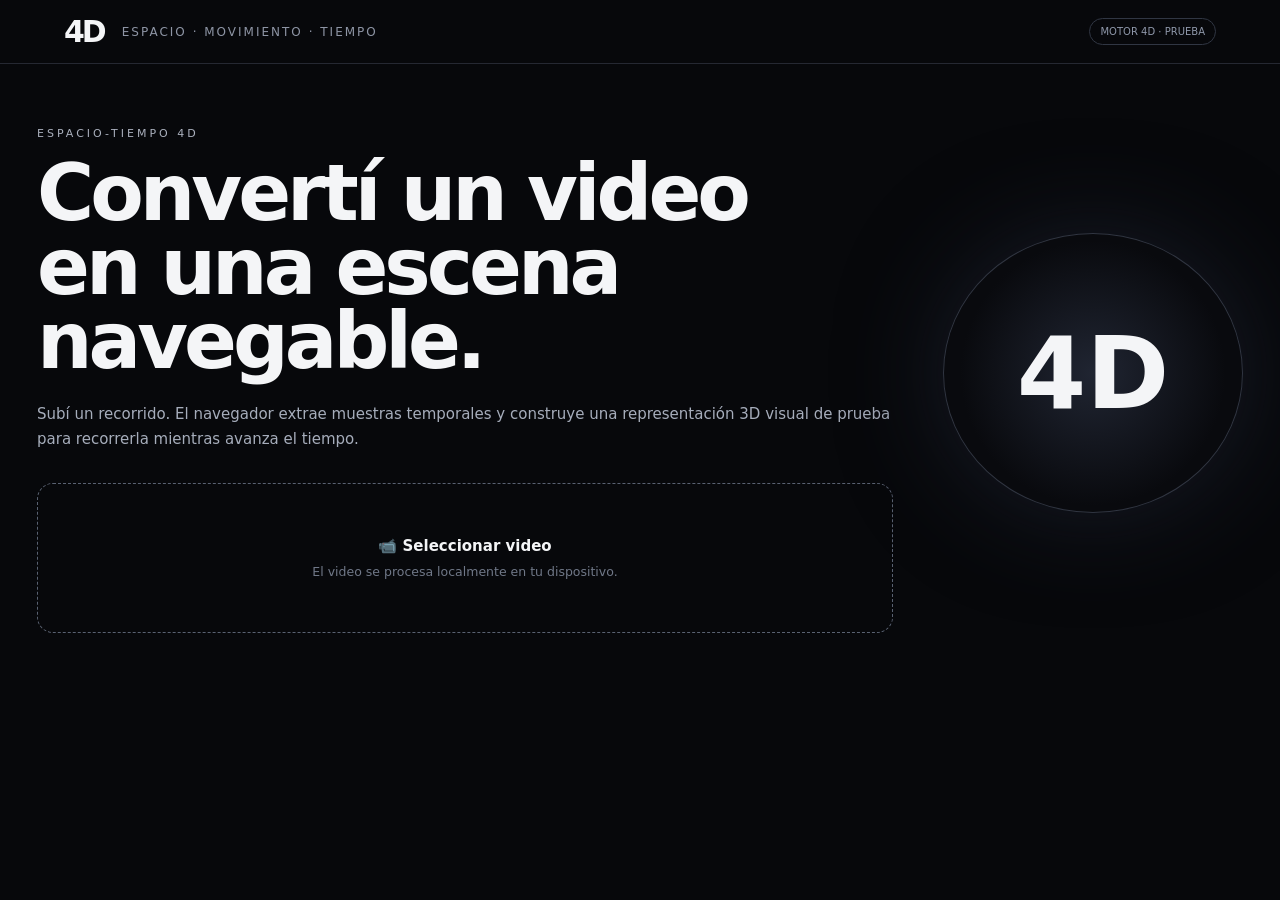
<file: 4d/index.html>
<!doctype html><html lang="es"><head><meta charset="utf-8"><meta name="viewport" content="width=device-width,initial-scale=1"><title>4D — Espacio · Movimiento · Tiempo</title><link rel="stylesheet" href="./style.css"></head><body><header><b>4D</b><span>ESPACIO · MOVIMIENTO · TIEMPO</span><em>MOTOR 4D · PRUEBA</em></header><main><section class="hero"><div><p class="eyebrow">ESPACIO-TIEMPO 4D</p><h1>Convertí un video en una escena navegable.</h1><p>Subí un recorrido. El navegador extrae muestras temporales y construye una representación 3D visual de prueba para recorrerla mientras avanza el tiempo.</p><label class="upload"><input id="video" type="file" accept="video/*"><strong>📹 Seleccionar video</strong><small>El video se procesa localmente en tu dispositivo.</small></label></div><div class="orb">4D</div></section><section id="workspace" class="workspace hidden"><div class="bar"><div><strong id="fileName">Video</strong><span id="state">Preparando</span></div><button id="reset">Nuevo video</button></div><div class="layout"><div class="panel"><div class="panelTitle">CAPTURA TEMPORAL</div><div class="stage"><video id="preview" controls playsinline></video></div></div><div class="panel viewerPanel"><div class="panelTitle">NAVEGACIÓN 4D <span id="viewerTime">t = 0.00 s</span></div><canvas id="scene"></canvas><div class="viewerHelp">Arrastrá para rotar · rueda/pellizco para zoom · el tiempo modifica la escena</div></div></div><div class="stats"><div><b id="duration">0.00 s</b><small>duración</small></div><div><b id="frames">0</b><small>muestras temporales</small></div><div><b id="fps">5</b><small>FPS de análisis</small></div><div><b id="points">0</b><small>puntos 3D</small></div></div><div class="controls"><button id="play4d">▶ Reproducir 4D</button><button id="analyze">⚡ Analizar muestras</button></div><div class="timeline"><input id="timeline" type="range" min="0" max="0" step=".01" value="0"><span id="time">0.00 s</span></div><div class="pipeline"><i class="active">01 · VIDEO</i><i class="active">02 · FRAMES</i><i id="p3">03 · COLMAP</i><i id="p4">04 · 3DGS</i><i id="p5">05 · MOVIMIENTO</i><i id="p6">06 · 4DGS</i><i id="p7">07 · COMPRESIÓN</i></div><p class="notice">Modo de prueba: esta versión genera una nube 3D visual desde el video. La reconstrucción métrica COLMAP/3DGS y el backend GPU son la siguiente capa del motor.</p></section></main><script src="./app.js"></script></body></html>
</file>
<file: 4d/style.css>
*{box-sizing:border-box}body{margin:0;background:#07080b;color:#f4f5f7;font:15px system-ui,sans-serif}header{height:64px;border-bottom:1px solid #252832;display:flex;align-items:center;gap:18px;padding:0 5vw}header b{font-size:30px;letter-spacing:-3px}header span{color:#8e95a5;font-size:12px;letter-spacing:2px}header em{margin-left:auto;font-style:normal;font-size:10px;color:#8f98aa;border:1px solid #303643;border-radius:999px;padding:7px 10px}.hero,.workspace{max-width:1250px;margin:50px auto;padding:0 22px}.hero{display:grid;grid-template-columns:1fr 300px;gap:50px;align-items:center}.eyebrow{font-size:11px;letter-spacing:3px;color:#aab0bd}h1{font-size:clamp(42px,7vw,78px);line-height:.95;letter-spacing:-4px;margin:12px 0 24px;max-width:800px}p{color:#a6adbb;line-height:1.7}.orb{height:280px;border:1px solid #303541;border-radius:50%;display:grid;place-items:center;font-size:100px;font-weight:900;background:radial-gradient(circle,#202532,#090a0e 65%);box-shadow:0 0 100px #171b26}.upload{margin-top:30px;border:1px dashed #596171;border-radius:16px;min-height:150px;display:flex;flex-direction:column;align-items:center;justify-content:center;gap:9px;cursor:pointer}.upload input{display:none}.upload small{color:#707888}.hidden{display:none}.bar{display:flex;justify-content:space-between;align-items:center;margin-bottom:15px}.bar span{display:block;color:#777f8e;font-size:12px;margin-top:4px}.bar button,.controls button{background:#eee;color:#08090c;border:0;border-radius:9px;padding:10px 14px;font-weight:700;cursor:pointer}.layout{display:grid;grid-template-columns:1fr 1fr;gap:14px}.panel{background:#0b0e13;border:1px solid #272c37;border-radius:16px;overflow:hidden}.panelTitle{padding:11px 14px;color:#81899a;font-size:10px;letter-spacing:2px;border-bottom:1px solid #202530}.panelTitle span{float:right;color:#dfe3ea;letter-spacing:0}.stage,#scene{width:100%;height:430px;background:#030407}.stage{display:grid;place-items:center}.stage video{max-width:100%;max-height:100%}.viewerPanel{position:relative}.viewerPanel canvas{display:block;cursor:grab}.viewerPanel canvas:active{cursor:grabbing}.viewerHelp{position:absolute;bottom:10px;left:10px;color:#7c8492;background:#080a0dcc;border:1px solid #272c37;border-radius:8px;padding:6px 9px;font-size:10px}.stats{display:flex;gap:10px;margin:14px 0}.stats div{background:#11141a;border:1px solid #252a34;border-radius:12px;padding:12px 16px;min-width:115px}.stats b{display:block;font-size:19px}.stats small{color:#737b8b}.controls{display:flex;gap:8px;margin:14px 0}.controls button:last-child{background:#171b24;color:#e7ebf2;border:1px solid #303643}.timeline{display:flex;gap:15px;align-items:center;margin:18px 0}.timeline input{flex:1}.pipeline{display:grid;grid-template-columns:repeat(7,1fr);gap:6px}.pipeline i{font-style:normal;font-size:10px;text-align:center;color:#707887;border:1px solid #252a34;border-radius:8px;padding:9px 4px}.pipeline .active{color:#d7dbe3;border-color:#3b4250}.notice{font-size:11px;border-left:2px solid #555e6d;padding-left:10px;color:#7f8795}@media(max-width:850px){.hero{grid-template-columns:1fr}.orb{display:none}.layout{grid-template-columns:1fr}.stage,#scene{height:300px}.pipeline{grid-template-columns:repeat(2,1fr)}.stats{overflow:auto}.stats div{min-width:100px}header em{display:none}}
</file>
